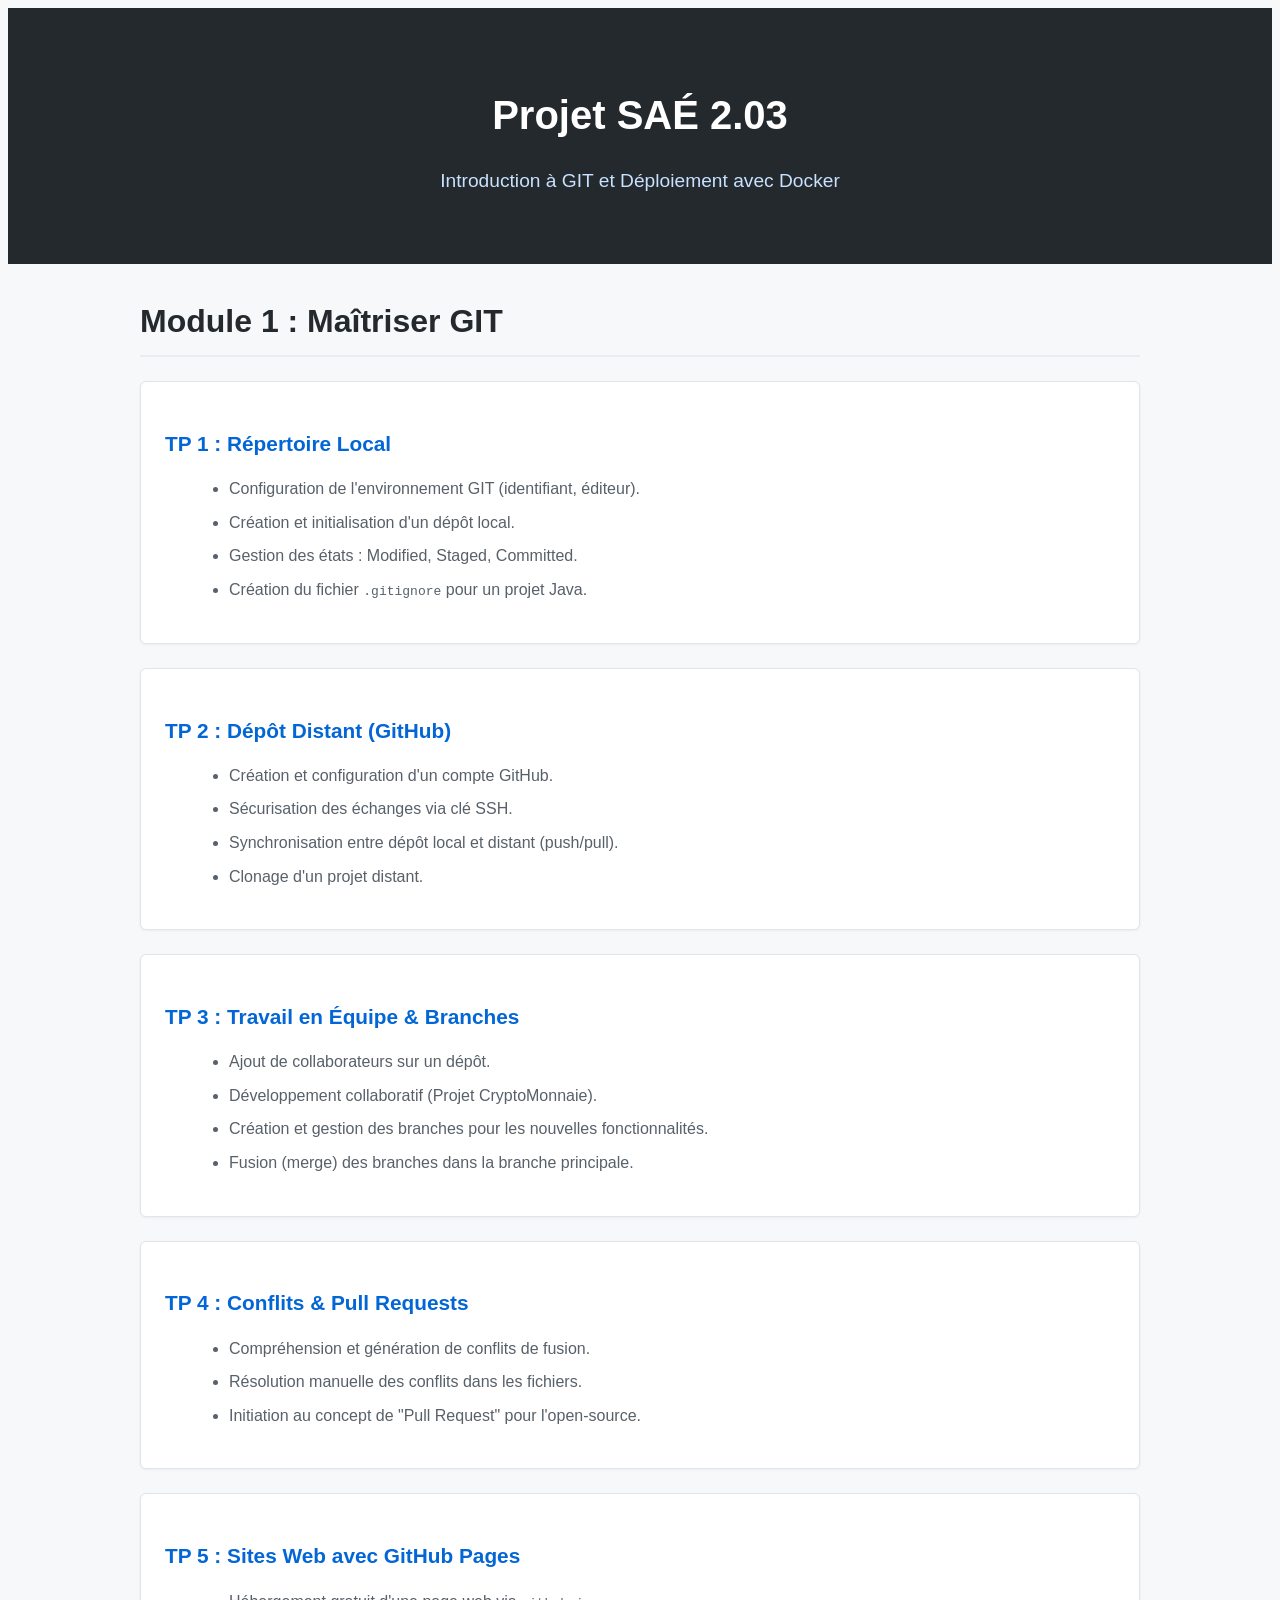
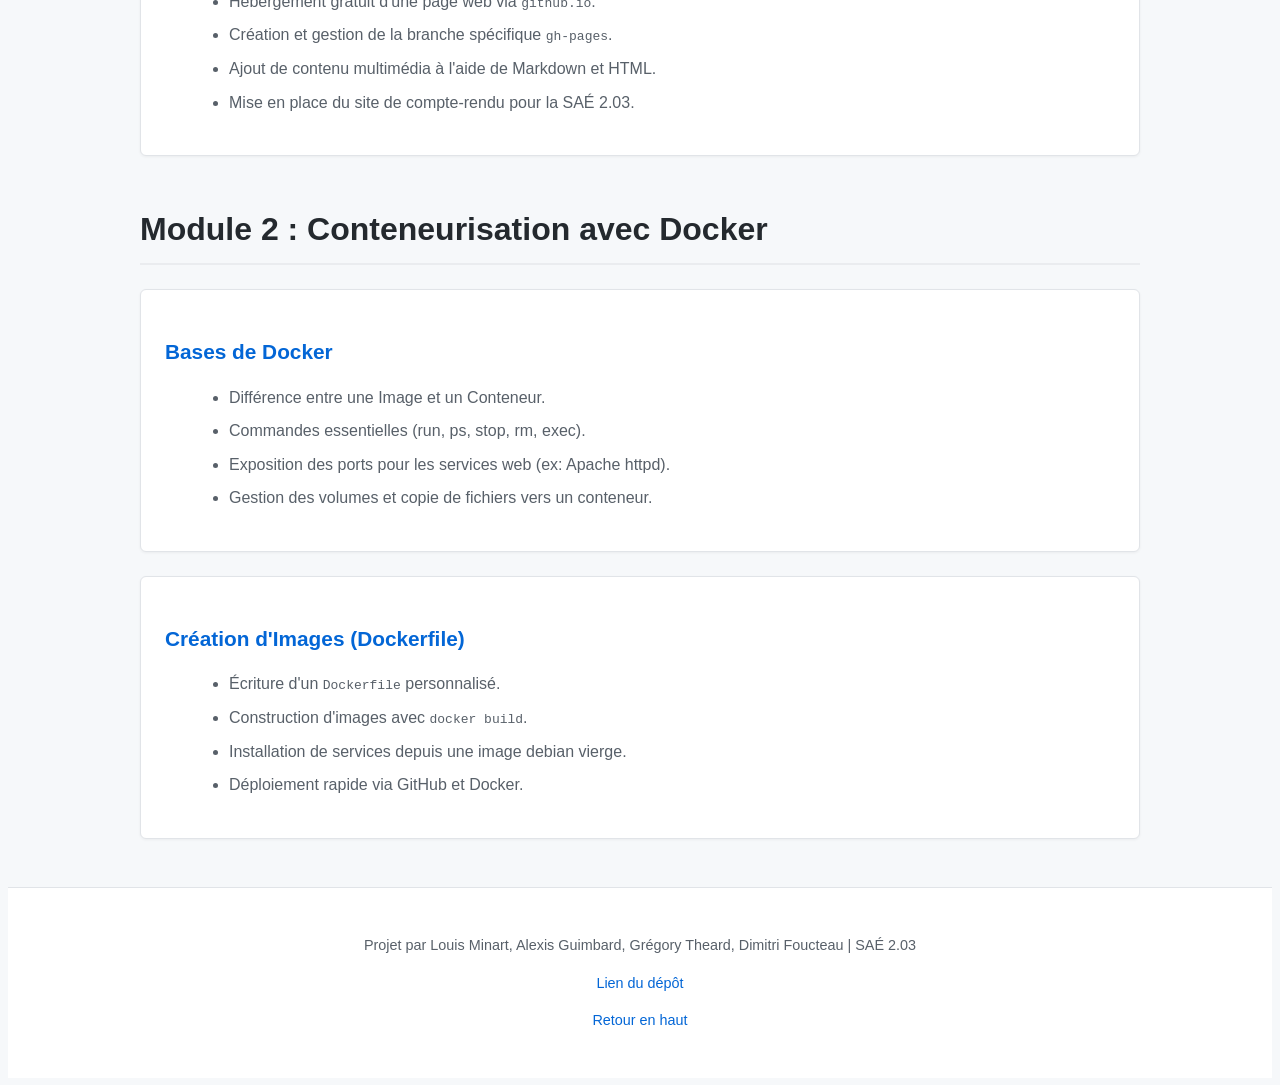
<file: index.html>
<!DOCTYPE html>
<html lang="fr">
	<head>
		<meta charset="UTF-8" >
		<meta name = "Author" lang = "fr" content ="Dimitri FOUCTEAU">
		<title>Projet SAÉ 2.03 - Git & Docker</title>
		<link rel="stylesheet" href="style.css">
	</head>
	<body>

		<header>
			<h1>Projet SAÉ 2.03</h1>
			<p>Introduction à GIT et Déploiement avec Docker</p>
		</header>

		<div class="container">
			
			<h2 class="section-title">Module 1 : Maîtriser GIT</h2>
			<div class="grid">
				<div class="card">
					<h3>TP 1 : Répertoire Local</h3>
					<ul>
						<li>Configuration de l'environnement GIT (identifiant, éditeur).</li>
						<li>Création et initialisation d'un dépôt local.</li>
						<li>Gestion des états : Modified, Staged, Committed.</li>
						<li>Création du fichier <code>.gitignore</code> pour un projet Java.</li>
					</ul>
				</div>

				<div class="card">
					<h3>TP 2 : Dépôt Distant (GitHub)</h3>
					<ul>
						<li>Création et configuration d'un compte GitHub.</li>
						<li>Sécurisation des échanges via clé SSH.</li>
						<li>Synchronisation entre dépôt local et distant (push/pull).</li>
						<li>Clonage d'un projet distant.</li>
					</ul>
				</div>

				<div class="card">
					<h3>TP 3 : Travail en Équipe & Branches</h3>
					<ul>
						<li>Ajout de collaborateurs sur un dépôt.</li>
						<li>Développement collaboratif (Projet CryptoMonnaie).</li>
						<li>Création et gestion des branches pour les nouvelles fonctionnalités.</li>
						<li>Fusion (merge) des branches dans la branche principale.</li>
					</ul>
				</div>

				<div class="card">
					<h3>TP 4 : Conflits & Pull Requests</h3>
					<ul>
						<li>Compréhension et génération de conflits de fusion.</li>
						<li>Résolution manuelle des conflits dans les fichiers.</li>
						<li>Initiation au concept de "Pull Request" pour l'open-source.</li>
					</ul>
				</div>

				<div class="card">
					<h3>TP 5 : Sites Web avec GitHub Pages</h3>
					<ul>
						<li>Hébergement gratuit d'une page web via <code>github.io</code>.</li>
						<li>Création et gestion de la branche spécifique <code>gh-pages</code>.</li>
						<li>Ajout de contenu multimédia à l'aide de Markdown et HTML.</li>
						<li>Mise en place du site de compte-rendu pour la SAÉ 2.03.</li>
					</ul>
				</div>
			</div>

			<h2 class="section-title">Module 2 : Conteneurisation avec Docker</h2>
			<div class="grid">
				<div class="card">
					<h3>Bases de Docker</h3>
					<ul>
						<li>Différence entre une Image et un Conteneur.</li>
						<li>Commandes essentielles (run, ps, stop, rm, exec).</li>
						<li>Exposition des ports pour les services web (ex: Apache httpd).</li>
						<li>Gestion des volumes et copie de fichiers vers un conteneur.</li>
					</ul>
				</div>

				<div class="card">
					<h3>Création d'Images (Dockerfile)</h3>
					<ul>
						<li>Écriture d'un <code>Dockerfile</code> personnalisé.</li>
						<li>Construction d'images avec <code>docker build</code>.</li>
						<li>Installation de services depuis une image debian vierge.</li>
						<li>Déploiement rapide via GitHub et Docker.</li>
					</ul>
				</div>
			</div>

		</div>

		<footer>
			<p>Projet par Louis Minart, Alexis Guimbard, Grégory Theard, Dimitri Foucteau | SAÉ 2.03</p>
			<p><a href="https://github.com/ScarFlashTS/docker-sae203/">Lien du dépôt</a></p>
			<p><a href="">Retour en haut</a></p>
		</footer>

	</body>
</html>
</file>
<file: style.css>
.
{
	margin: 0;
	padding: 0;
	box-sizing: border-box;
}

body
{
	font-family: BlinkMacSystemFont, "Segoe UI", Helvetica, Arial, sans-serif;
	line-height: 1.6;
	color: #333;
	background-color: #f6f8fa;
}


header
{
	background-color: #24292e;
	color: #fff;
	padding: 3rem 1rem;
	text-align: center;
}

header h1
{
	font-size: 2.5rem;
	margin-bottom: 0.5rem;
}

header p
{
	font-size: 1.2rem;
	color: #c8e1ff;
}


.container
{
	max-width: 1000px;
	margin: 2rem auto;
	padding: 0 1rem;
}


.section-title
{
	font-size: 2rem;
	border-bottom: 2px solid #eaecef;
	padding-bottom: 0.5rem;
	margin-bottom: 1.5rem;
	color: #24292e;
}


.grid
{
	display: flex;
	flex-wrap: wrap;
	gap: 1.5rem;
	margin-bottom: 3rem;
}

.card
{
	background-color: #fff;
	border: 1px solid #e1e4e8;
	border-radius: 6px;
	padding: 1.5rem;
	flex: 1 1 calc(50% - 1.5rem);
	box-shadow: 0 1px 3px rgba(0,0,0,0.05);
}


.card h3
{
	color: #0366d6;
	margin-bottom: 1rem;
	font-size: 1.3rem;
}

.card ul
{
	list-style-type: disc;
	margin-left: 1.5rem;
	color: #586069;
}

.card ul li
{
	margin-bottom: 0.5rem;
}


footer
{
	text-align: center;
	padding: 2rem 1rem;
	margin-top: 2rem;
	background-color: #fff;
	border-top: 1px solid #e1e4e8;
	color: #586069;
	font-size: 0.9rem;
}

footer a
{
	color: #0366d6;
	text-decoration: none;
}
</file>
